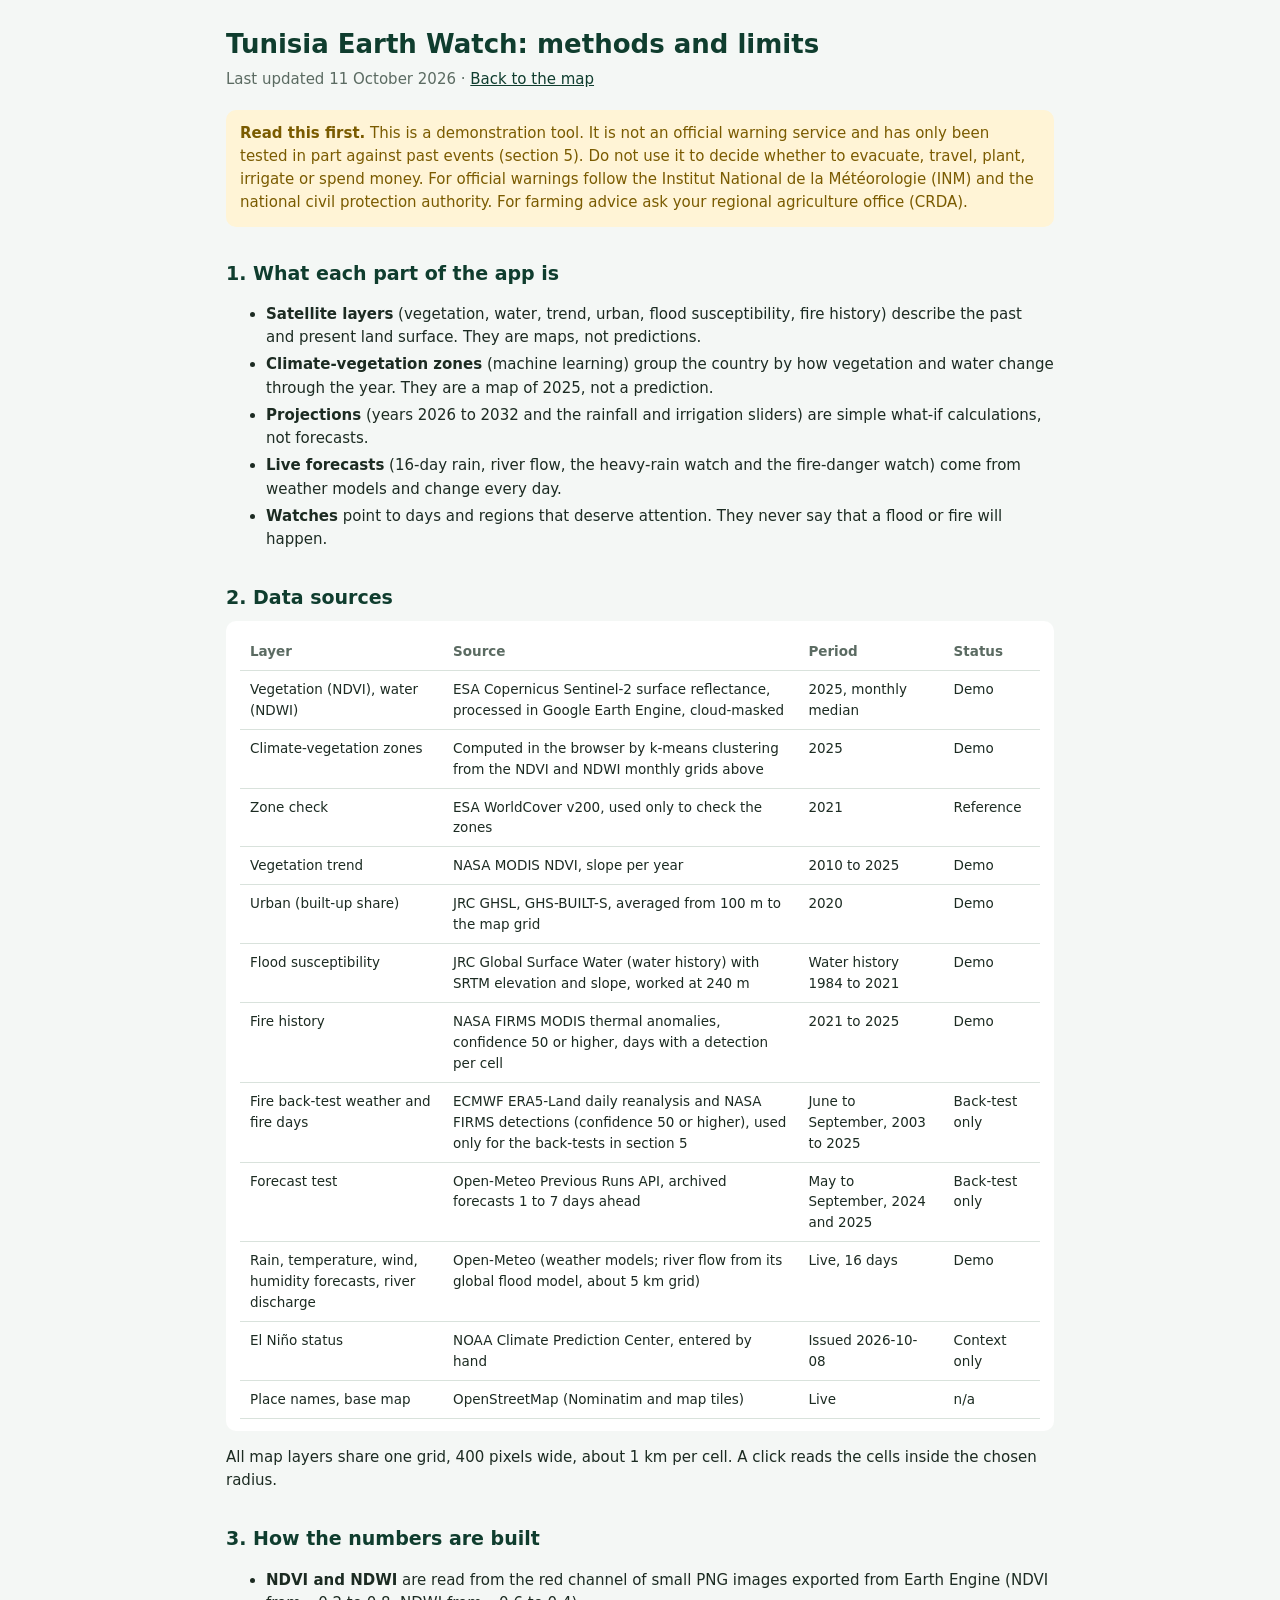
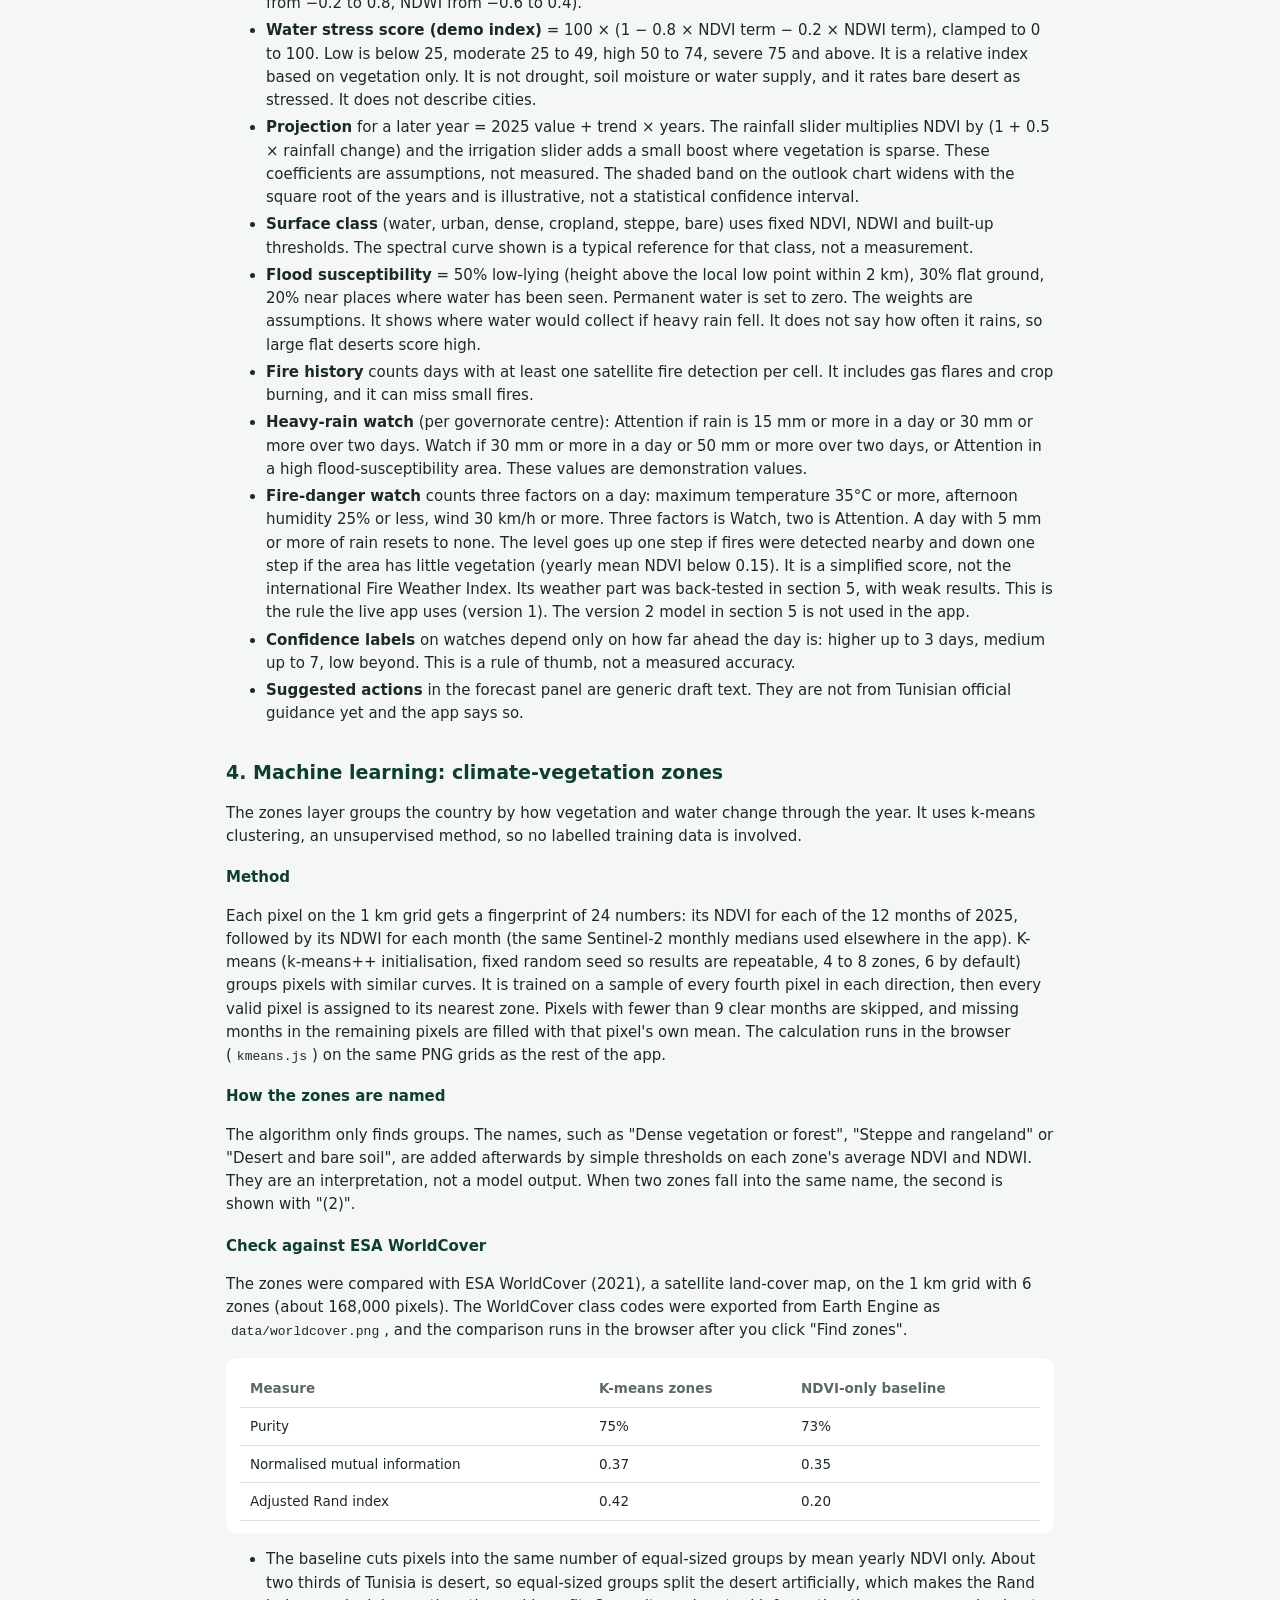
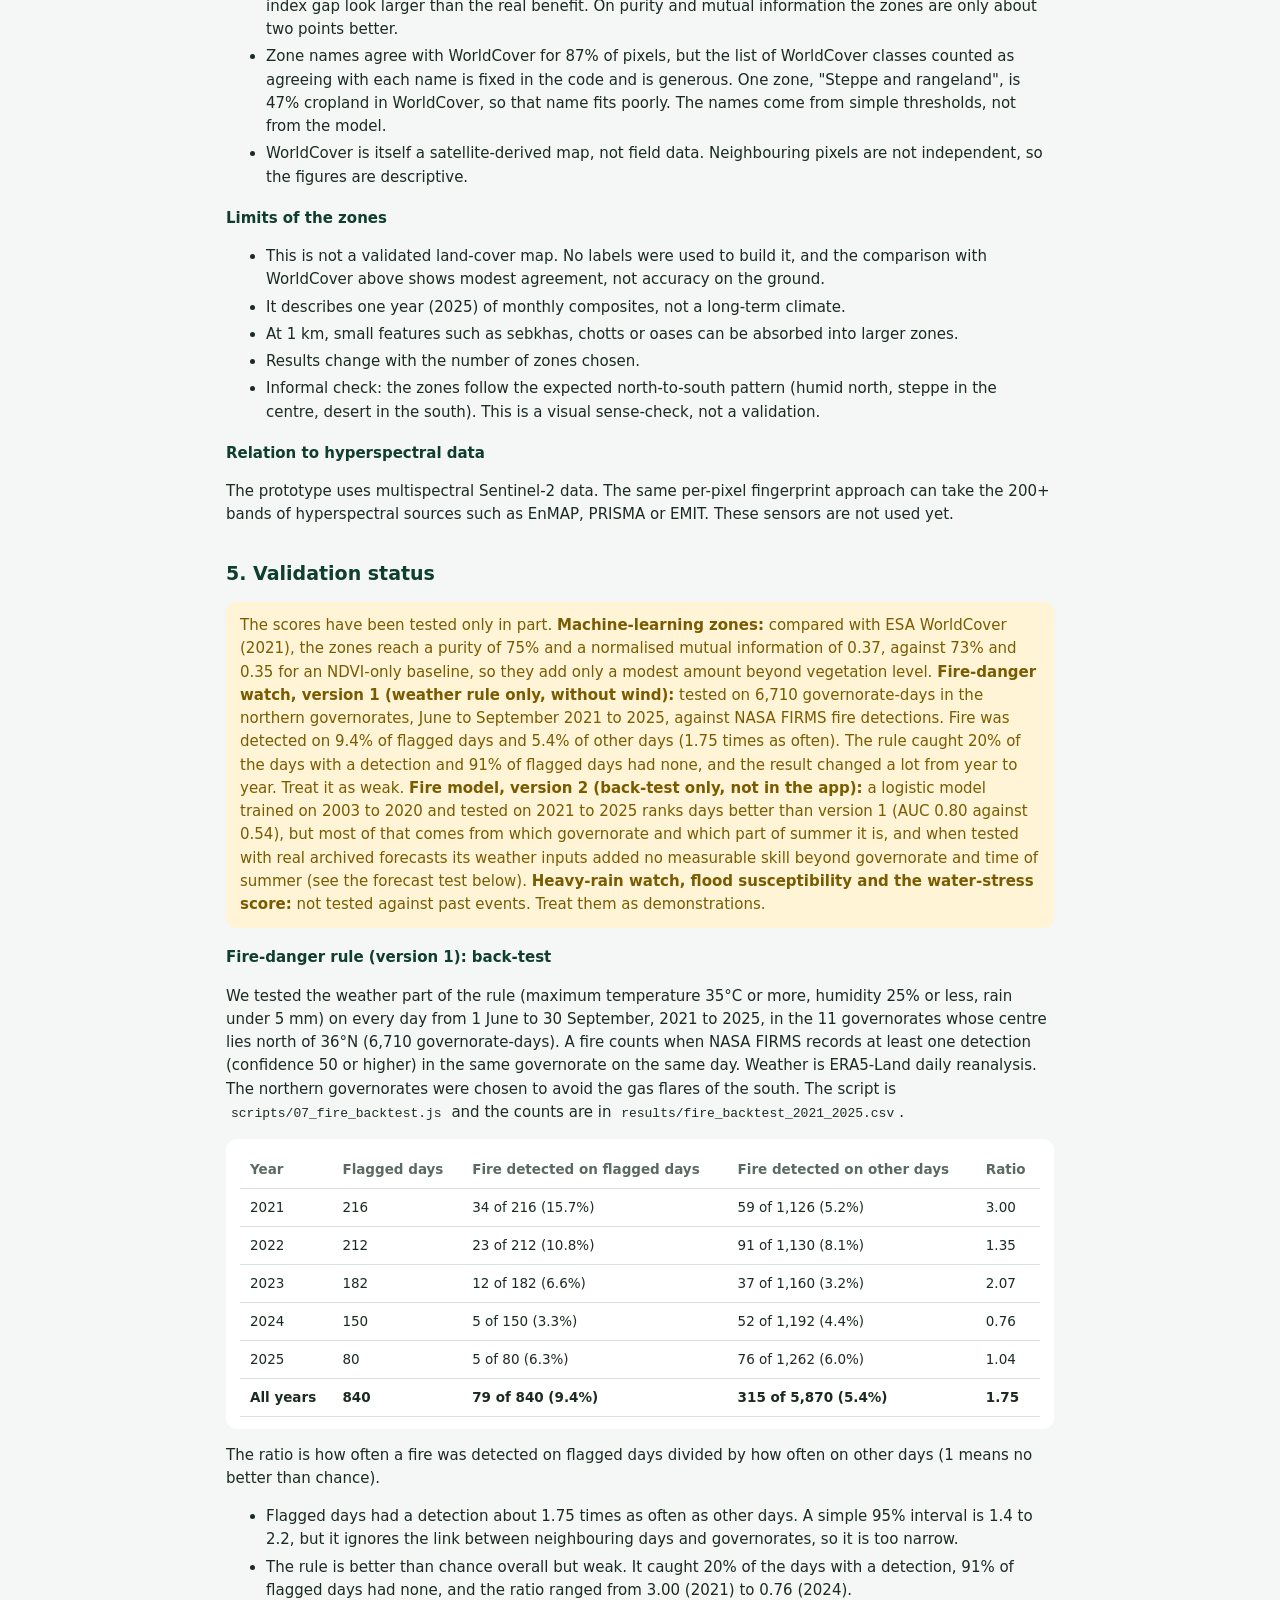
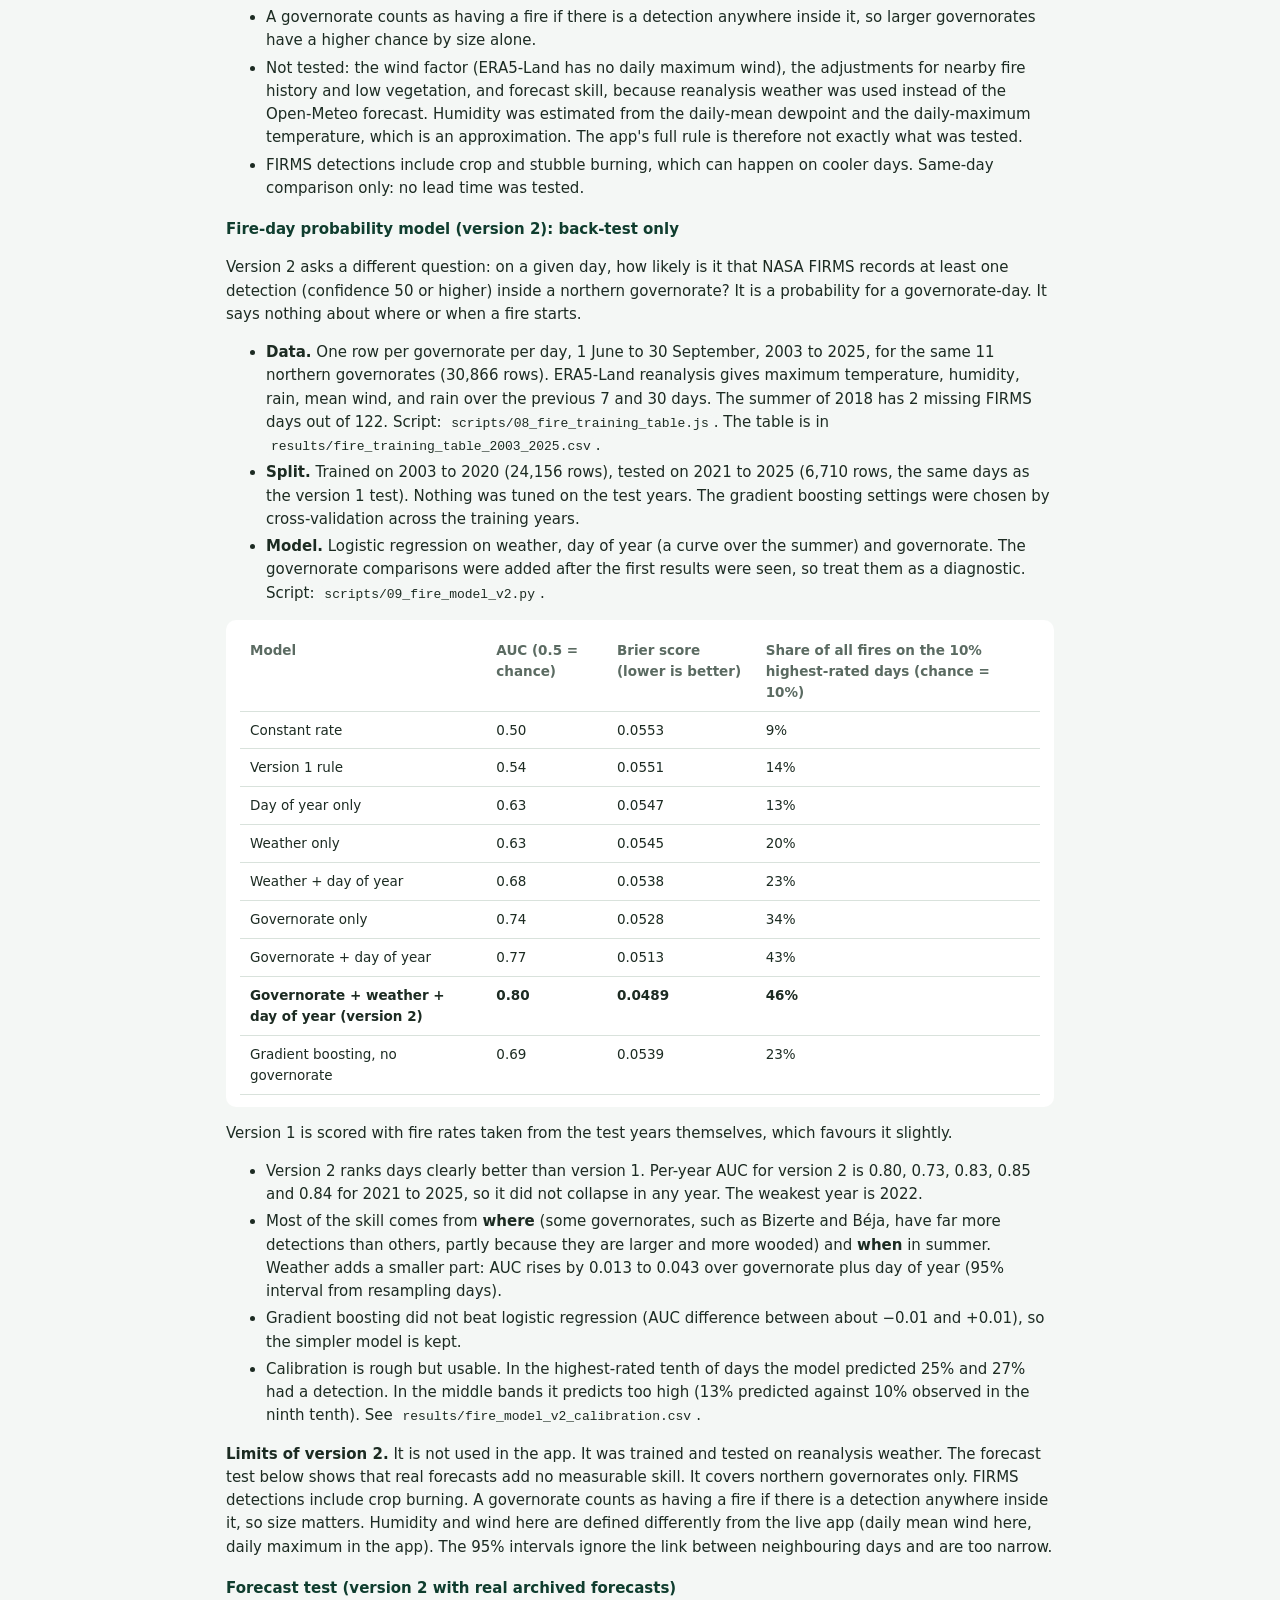
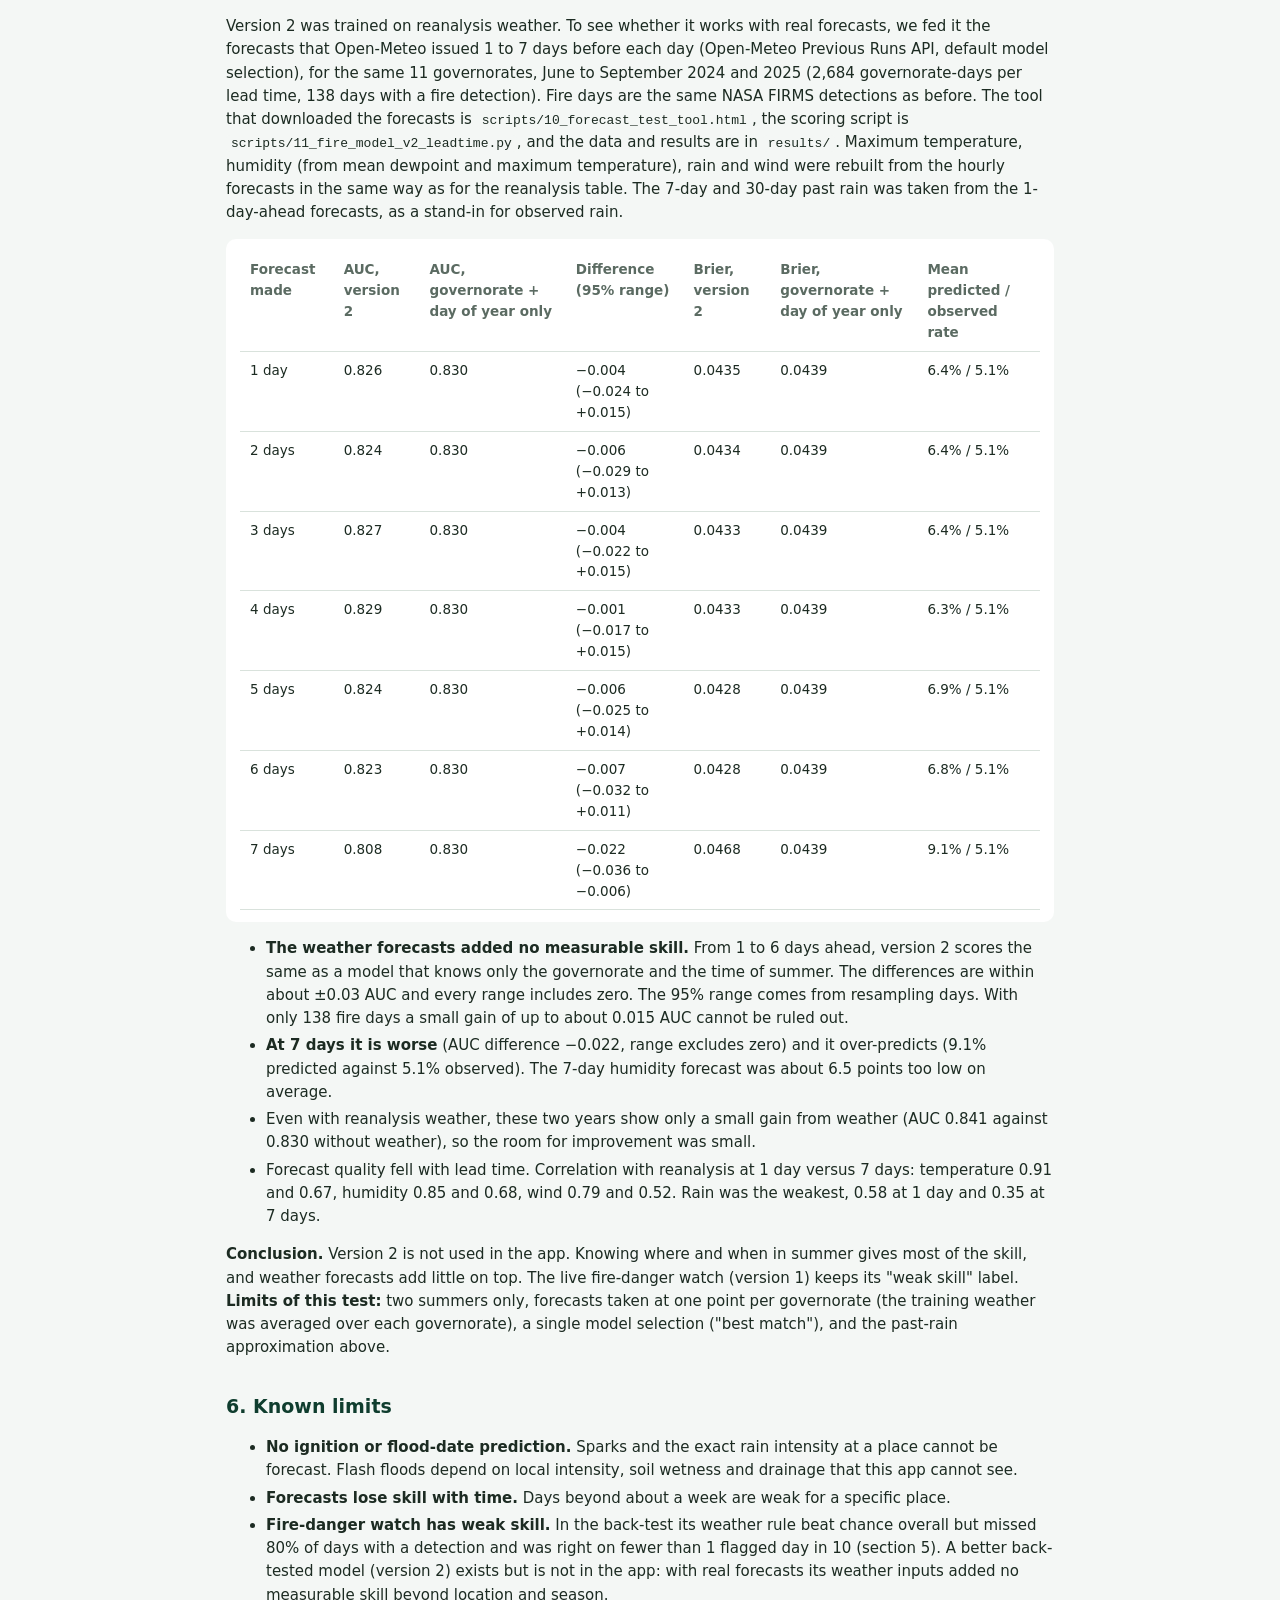
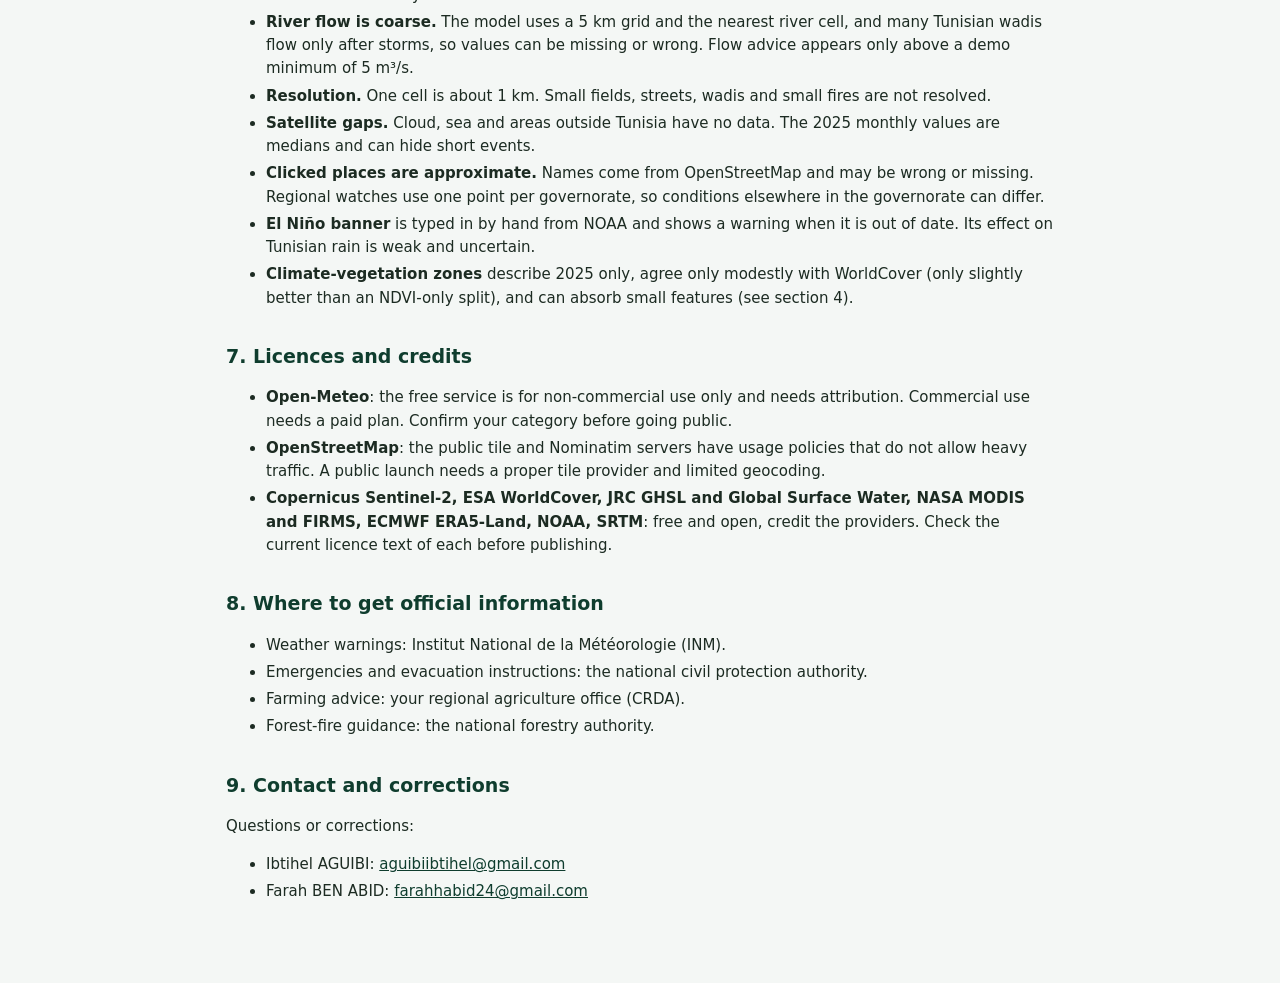
<file: methods.html>
<!DOCTYPE html>
<html lang="en">
<head>
<meta charset="UTF-8">
<meta name="viewport" content="width=device-width, initial-scale=1">
<title>Tunisia Earth Watch: methods and limits</title>
<link rel="icon" href="data:,">
<style>
  :root { --bg:#f4f7f5; --card:#fff; --text:#1c2b22; --muted:#5b6b62; --brand:#0f3d2e; --warn-bg:#fff4d6; --warn:#7a5b00; --line:#d9e2dc; }
  @media (prefers-color-scheme: dark) {
    :root { --bg:#0f1713; --card:#17221c; --text:#e6efe9; --muted:#9db0a5; --brand:#7fd1a5; --warn-bg:#3a3010; --warn:#f2d88a; --line:#2b3a31; }
  }
  * { box-sizing: border-box; }
  body { margin:0; background:var(--bg); color:var(--text); font:15px/1.55 system-ui,-apple-system,"Segoe UI",Roboto,sans-serif; }
  main { max-width:860px; margin:0 auto; padding:24px 16px 64px; }
  h1 { font-size:26px; color:var(--brand); margin:0 0 4px; }
  h2 { font-size:19px; color:var(--brand); margin:32px 0 8px; }
  h3 { font-size:15px; color:var(--brand); margin:18px 0 4px; }
  .sub { color:var(--muted); margin:0 0 18px; }
  .box { background:var(--warn-bg); color:var(--warn); padding:12px 14px; border-radius:10px; margin:14px 0; }
  .card { background:var(--card); border-radius:10px; padding:12px 14px; }
  .scroll { overflow-x:auto; }
  table { border-collapse:collapse; width:100%; min-width:640px; font-size:13.5px; }
  th, td { text-align:left; padding:8px 10px; border-bottom:1px solid var(--line); vertical-align:top; }
  th { color:var(--muted); font-weight:600; }
  code { background:var(--bg); padding:1px 5px; border-radius:4px; font-size:13px; }
  li { margin:4px 0; }
  a { color:var(--brand); }
</style>
</head>
<body>
<main>
  <h1>Tunisia Earth Watch: methods and limits</h1>
  <p class="sub">Last updated 11 October 2026 · <a href="index.html">Back to the map</a></p>

  <div class="box"><b>Read this first.</b> This is a demonstration tool. It is not an official warning service and has only been tested in part against past events (section 5). Do not use it to decide whether to evacuate, travel, plant, irrigate or spend money. For official warnings follow the Institut National de la Météorologie (INM) and the national civil protection authority. For farming advice ask your regional agriculture office (CRDA).</div>

  <h2>1. What each part of the app is</h2>
  <ul>
    <li><b>Satellite layers</b> (vegetation, water, trend, urban, flood susceptibility, fire history) describe the past and present land surface. They are maps, not predictions.</li>
    <li><b>Climate-vegetation zones</b> (machine learning) group the country by how vegetation and water change through the year. They are a map of 2025, not a prediction.</li>
    <li><b>Projections</b> (years 2026 to 2032 and the rainfall and irrigation sliders) are simple what-if calculations, not forecasts.</li>
    <li><b>Live forecasts</b> (16-day rain, river flow, the heavy-rain watch and the fire-danger watch) come from weather models and change every day.</li>
    <li><b>Watches</b> point to days and regions that deserve attention. They never say that a flood or fire will happen.</li>
  </ul>

  <h2>2. Data sources</h2>
  <div class="card scroll">
  <table>
    <tr><th>Layer</th><th>Source</th><th>Period</th><th>Status</th></tr>
    <tr><td>Vegetation (NDVI), water (NDWI)</td><td>ESA Copernicus Sentinel-2 surface reflectance, processed in Google Earth Engine, cloud-masked</td><td>2025, monthly median</td><td>Demo</td></tr>
    <tr><td>Climate-vegetation zones</td><td>Computed in the browser by k-means clustering from the NDVI and NDWI monthly grids above</td><td>2025</td><td>Demo</td></tr>
    <tr><td>Zone check</td><td>ESA WorldCover v200, used only to check the zones</td><td>2021</td><td>Reference</td></tr>
    <tr><td>Vegetation trend</td><td>NASA MODIS NDVI, slope per year</td><td>2010 to 2025</td><td>Demo</td></tr>
    <tr><td>Urban (built-up share)</td><td>JRC GHSL, GHS-BUILT-S, averaged from 100 m to the map grid</td><td>2020</td><td>Demo</td></tr>
    <tr><td>Flood susceptibility</td><td>JRC Global Surface Water (water history) with SRTM elevation and slope, worked at 240 m</td><td>Water history 1984 to 2021</td><td>Demo</td></tr>
    <tr><td>Fire history</td><td>NASA FIRMS MODIS thermal anomalies, confidence 50 or higher, days with a detection per cell</td><td>2021 to 2025</td><td>Demo</td></tr>
    <tr><td>Fire back-test weather and fire days</td><td>ECMWF ERA5-Land daily reanalysis and NASA FIRMS detections (confidence 50 or higher), used only for the back-tests in section 5</td><td>June to September, 2003 to 2025</td><td>Back-test only</td></tr>
    <tr><td>Forecast test</td><td>Open-Meteo Previous Runs API, archived forecasts 1 to 7 days ahead</td><td>May to September, 2024 and 2025</td><td>Back-test only</td></tr>
    <tr><td>Rain, temperature, wind, humidity forecasts, river discharge</td><td>Open-Meteo (weather models; river flow from its global flood model, about 5 km grid)</td><td>Live, 16 days</td><td>Demo</td></tr>
    <tr><td>El Niño status</td><td>NOAA Climate Prediction Center, entered by hand</td><td>Issued 2026-10-08</td><td>Context only</td></tr>
    <tr><td>Place names, base map</td><td>OpenStreetMap (Nominatim and map tiles)</td><td>Live</td><td>n/a</td></tr>
  </table>
  </div>
  <p>All map layers share one grid, 400 pixels wide, about 1 km per cell. A click reads the cells inside the chosen radius.</p>

  <h2>3. How the numbers are built</h2>
  <ul>
    <li><b>NDVI and NDWI</b> are read from the red channel of small PNG images exported from Earth Engine (NDVI from −0.2 to 0.8, NDWI from −0.6 to 0.4).</li>
    <li><b>Water stress score (demo index)</b> = 100 × (1 − 0.8 × NDVI term − 0.2 × NDWI term), clamped to 0 to 100. Low is below 25, moderate 25 to 49, high 50 to 74, severe 75 and above. It is a relative index based on vegetation only. It is not drought, soil moisture or water supply, and it rates bare desert as stressed. It does not describe cities.</li>
    <li><b>Projection</b> for a later year = 2025 value + trend × years. The rainfall slider multiplies NDVI by (1 + 0.5 × rainfall change) and the irrigation slider adds a small boost where vegetation is sparse. These coefficients are assumptions, not measured. The shaded band on the outlook chart widens with the square root of the years and is illustrative, not a statistical confidence interval.</li>
    <li><b>Surface class</b> (water, urban, dense, cropland, steppe, bare) uses fixed NDVI, NDWI and built-up thresholds. The spectral curve shown is a typical reference for that class, not a measurement.</li>
    <li><b>Flood susceptibility</b> = 50% low-lying (height above the local low point within 2 km), 30% flat ground, 20% near places where water has been seen. Permanent water is set to zero. The weights are assumptions. It shows where water would collect if heavy rain fell. It does not say how often it rains, so large flat deserts score high.</li>
    <li><b>Fire history</b> counts days with at least one satellite fire detection per cell. It includes gas flares and crop burning, and it can miss small fires.</li>
    <li><b>Heavy-rain watch</b> (per governorate centre): Attention if rain is 15 mm or more in a day or 30 mm or more over two days. Watch if 30 mm or more in a day or 50 mm or more over two days, or Attention in a high flood-susceptibility area. These values are demonstration values.</li>
    <li><b>Fire-danger watch</b> counts three factors on a day: maximum temperature 35°C or more, afternoon humidity 25% or less, wind 30 km/h or more. Three factors is Watch, two is Attention. A day with 5 mm or more of rain resets to none. The level goes up one step if fires were detected nearby and down one step if the area has little vegetation (yearly mean NDVI below 0.15). It is a simplified score, not the international Fire Weather Index. Its weather part was back-tested in section 5, with weak results. This is the rule the live app uses (version 1). The version 2 model in section 5 is not used in the app.</li>
    <li><b>Confidence labels</b> on watches depend only on how far ahead the day is: higher up to 3 days, medium up to 7, low beyond. This is a rule of thumb, not a measured accuracy.</li>
    <li><b>Suggested actions</b> in the forecast panel are generic draft text. They are not from Tunisian official guidance yet and the app says so.</li>
  </ul>

  <h2>4. Machine learning: climate-vegetation zones</h2>
  <p>The zones layer groups the country by how vegetation and water change through the year. It uses k-means clustering, an unsupervised method, so no labelled training data is involved.</p>

  <h3>Method</h3>
  <p>Each pixel on the 1 km grid gets a fingerprint of 24 numbers: its NDVI for each of the 12 months of 2025, followed by its NDWI for each month (the same Sentinel-2 monthly medians used elsewhere in the app). K-means (k-means++ initialisation, fixed random seed so results are repeatable, 4 to 8 zones, 6 by default) groups pixels with similar curves. It is trained on a sample of every fourth pixel in each direction, then every valid pixel is assigned to its nearest zone. Pixels with fewer than 9 clear months are skipped, and missing months in the remaining pixels are filled with that pixel's own mean. The calculation runs in the browser (<code>kmeans.js</code>) on the same PNG grids as the rest of the app.</p>

  <h3>How the zones are named</h3>
  <p>The algorithm only finds groups. The names, such as "Dense vegetation or forest", "Steppe and rangeland" or "Desert and bare soil", are added afterwards by simple thresholds on each zone's average NDVI and NDWI. They are an interpretation, not a model output. When two zones fall into the same name, the second is shown with "(2)".</p>

  <h3>Check against ESA WorldCover</h3>
  <p>The zones were compared with ESA WorldCover (2021), a satellite land-cover map, on the 1 km grid with 6 zones (about 168,000 pixels). The WorldCover class codes were exported from Earth Engine as <code>data/worldcover.png</code>, and the comparison runs in the browser after you click "Find zones".</p>
  <div class="card scroll">
  <table>
    <tr><th>Measure</th><th>K-means zones</th><th>NDVI-only baseline</th></tr>
    <tr><td>Purity</td><td>75%</td><td>73%</td></tr>
    <tr><td>Normalised mutual information</td><td>0.37</td><td>0.35</td></tr>
    <tr><td>Adjusted Rand index</td><td>0.42</td><td>0.20</td></tr>
  </table>
  </div>
  <ul>
    <li>The baseline cuts pixels into the same number of equal-sized groups by mean yearly NDVI only. About two thirds of Tunisia is desert, so equal-sized groups split the desert artificially, which makes the Rand index gap look larger than the real benefit. On purity and mutual information the zones are only about two points better.</li>
    <li>Zone names agree with WorldCover for 87% of pixels, but the list of WorldCover classes counted as agreeing with each name is fixed in the code and is generous. One zone, "Steppe and rangeland", is 47% cropland in WorldCover, so that name fits poorly. The names come from simple thresholds, not from the model.</li>
    <li>WorldCover is itself a satellite-derived map, not field data. Neighbouring pixels are not independent, so the figures are descriptive.</li>
  </ul>

  <h3>Limits of the zones</h3>
  <ul>
    <li>This is not a validated land-cover map. No labels were used to build it, and the comparison with WorldCover above shows modest agreement, not accuracy on the ground.</li>
    <li>It describes one year (2025) of monthly composites, not a long-term climate.</li>
    <li>At 1 km, small features such as sebkhas, chotts or oases can be absorbed into larger zones.</li>
    <li>Results change with the number of zones chosen.</li>
    <li>Informal check: the zones follow the expected north-to-south pattern (humid north, steppe in the centre, desert in the south). This is a visual sense-check, not a validation.</li>
  </ul>

  <h3>Relation to hyperspectral data</h3>
  <p>The prototype uses multispectral Sentinel-2 data. The same per-pixel fingerprint approach can take the 200+ bands of hyperspectral sources such as EnMAP, PRISMA or EMIT. These sensors are not used yet.</p>

  <h2>5. Validation status</h2>
  <div class="box">The scores have been tested only in part. <b>Machine-learning zones:</b> compared with ESA WorldCover (2021), the zones reach a purity of 75% and a normalised mutual information of 0.37, against 73% and 0.35 for an NDVI-only baseline, so they add only a modest amount beyond vegetation level. <b>Fire-danger watch, version 1 (weather rule only, without wind):</b> tested on 6,710 governorate-days in the northern governorates, June to September 2021 to 2025, against NASA FIRMS fire detections. Fire was detected on 9.4% of flagged days and 5.4% of other days (1.75 times as often). The rule caught 20% of the days with a detection and 91% of flagged days had none, and the result changed a lot from year to year. Treat it as weak. <b>Fire model, version 2 (back-test only, not in the app):</b> a logistic model trained on 2003 to 2020 and tested on 2021 to 2025 ranks days better than version 1 (AUC 0.80 against 0.54), but most of that comes from which governorate and which part of summer it is, and when tested with real archived forecasts its weather inputs added no measurable skill beyond governorate and time of summer (see the forecast test below). <b>Heavy-rain watch, flood susceptibility and the water-stress score:</b> not tested against past events. Treat them as demonstrations.</div>

  <h3>Fire-danger rule (version 1): back-test</h3>
  <p>We tested the weather part of the rule (maximum temperature 35°C or more, humidity 25% or less, rain under 5 mm) on every day from 1 June to 30 September, 2021 to 2025, in the 11 governorates whose centre lies north of 36°N (6,710 governorate-days). A fire counts when NASA FIRMS records at least one detection (confidence 50 or higher) in the same governorate on the same day. Weather is ERA5-Land daily reanalysis. The northern governorates were chosen to avoid the gas flares of the south. The script is <code>scripts/07_fire_backtest.js</code> and the counts are in <code>results/fire_backtest_2021_2025.csv</code>.</p>
  <div class="card scroll">
  <table>
    <tr><th>Year</th><th>Flagged days</th><th>Fire detected on flagged days</th><th>Fire detected on other days</th><th>Ratio</th></tr>
    <tr><td>2021</td><td>216</td><td>34 of 216 (15.7%)</td><td>59 of 1,126 (5.2%)</td><td>3.00</td></tr>
    <tr><td>2022</td><td>212</td><td>23 of 212 (10.8%)</td><td>91 of 1,130 (8.1%)</td><td>1.35</td></tr>
    <tr><td>2023</td><td>182</td><td>12 of 182 (6.6%)</td><td>37 of 1,160 (3.2%)</td><td>2.07</td></tr>
    <tr><td>2024</td><td>150</td><td>5 of 150 (3.3%)</td><td>52 of 1,192 (4.4%)</td><td>0.76</td></tr>
    <tr><td>2025</td><td>80</td><td>5 of 80 (6.3%)</td><td>76 of 1,262 (6.0%)</td><td>1.04</td></tr>
    <tr><td><b>All years</b></td><td><b>840</b></td><td><b>79 of 840 (9.4%)</b></td><td><b>315 of 5,870 (5.4%)</b></td><td><b>1.75</b></td></tr>
  </table>
  </div>
  <p>The ratio is how often a fire was detected on flagged days divided by how often on other days (1 means no better than chance).</p>
  <ul>
    <li>Flagged days had a detection about 1.75 times as often as other days. A simple 95% interval is 1.4 to 2.2, but it ignores the link between neighbouring days and governorates, so it is too narrow.</li>
    <li>The rule is better than chance overall but weak. It caught 20% of the days with a detection, 91% of flagged days had none, and the ratio ranged from 3.00 (2021) to 0.76 (2024).</li>
    <li>A governorate counts as having a fire if there is a detection anywhere inside it, so larger governorates have a higher chance by size alone.</li>
    <li>Not tested: the wind factor (ERA5-Land has no daily maximum wind), the adjustments for nearby fire history and low vegetation, and forecast skill, because reanalysis weather was used instead of the Open-Meteo forecast. Humidity was estimated from the daily-mean dewpoint and the daily-maximum temperature, which is an approximation. The app's full rule is therefore not exactly what was tested.</li>
    <li>FIRMS detections include crop and stubble burning, which can happen on cooler days. Same-day comparison only: no lead time was tested.</li>
  </ul>

  <h3>Fire-day probability model (version 2): back-test only</h3>
  <p>Version 2 asks a different question: on a given day, how likely is it that NASA FIRMS records at least one detection (confidence 50 or higher) inside a northern governorate? It is a probability for a governorate-day. It says nothing about where or when a fire starts.</p>
  <ul>
    <li><b>Data.</b> One row per governorate per day, 1 June to 30 September, 2003 to 2025, for the same 11 northern governorates (30,866 rows). ERA5-Land reanalysis gives maximum temperature, humidity, rain, mean wind, and rain over the previous 7 and 30 days. The summer of 2018 has 2 missing FIRMS days out of 122. Script: <code>scripts/08_fire_training_table.js</code>. The table is in <code>results/fire_training_table_2003_2025.csv</code>.</li>
    <li><b>Split.</b> Trained on 2003 to 2020 (24,156 rows), tested on 2021 to 2025 (6,710 rows, the same days as the version 1 test). Nothing was tuned on the test years. The gradient boosting settings were chosen by cross-validation across the training years.</li>
    <li><b>Model.</b> Logistic regression on weather, day of year (a curve over the summer) and governorate. The governorate comparisons were added after the first results were seen, so treat them as a diagnostic. Script: <code>scripts/09_fire_model_v2.py</code>.</li>
  </ul>
  <div class="card scroll">
  <table>
    <tr><th>Model</th><th>AUC (0.5 = chance)</th><th>Brier score (lower is better)</th><th>Share of all fires on the 10% highest-rated days (chance = 10%)</th></tr>
    <tr><td>Constant rate</td><td>0.50</td><td>0.0553</td><td>9%</td></tr>
    <tr><td>Version 1 rule</td><td>0.54</td><td>0.0551</td><td>14%</td></tr>
    <tr><td>Day of year only</td><td>0.63</td><td>0.0547</td><td>13%</td></tr>
    <tr><td>Weather only</td><td>0.63</td><td>0.0545</td><td>20%</td></tr>
    <tr><td>Weather + day of year</td><td>0.68</td><td>0.0538</td><td>23%</td></tr>
    <tr><td>Governorate only</td><td>0.74</td><td>0.0528</td><td>34%</td></tr>
    <tr><td>Governorate + day of year</td><td>0.77</td><td>0.0513</td><td>43%</td></tr>
    <tr><td><b>Governorate + weather + day of year (version 2)</b></td><td><b>0.80</b></td><td><b>0.0489</b></td><td><b>46%</b></td></tr>
    <tr><td>Gradient boosting, no governorate</td><td>0.69</td><td>0.0539</td><td>23%</td></tr>
  </table>
  </div>
  <p>Version 1 is scored with fire rates taken from the test years themselves, which favours it slightly.</p>
  <ul>
    <li>Version 2 ranks days clearly better than version 1. Per-year AUC for version 2 is 0.80, 0.73, 0.83, 0.85 and 0.84 for 2021 to 2025, so it did not collapse in any year. The weakest year is 2022.</li>
    <li>Most of the skill comes from <b>where</b> (some governorates, such as Bizerte and Béja, have far more detections than others, partly because they are larger and more wooded) and <b>when</b> in summer. Weather adds a smaller part: AUC rises by 0.013 to 0.043 over governorate plus day of year (95% interval from resampling days).</li>
    <li>Gradient boosting did not beat logistic regression (AUC difference between about −0.01 and +0.01), so the simpler model is kept.</li>
    <li>Calibration is rough but usable. In the highest-rated tenth of days the model predicted 25% and 27% had a detection. In the middle bands it predicts too high (13% predicted against 10% observed in the ninth tenth). See <code>results/fire_model_v2_calibration.csv</code>.</li>
  </ul>
  <p><b>Limits of version 2.</b> It is not used in the app. It was trained and tested on reanalysis weather. The forecast test below shows that real forecasts add no measurable skill. It covers northern governorates only. FIRMS detections include crop burning. A governorate counts as having a fire if there is a detection anywhere inside it, so size matters. Humidity and wind here are defined differently from the live app (daily mean wind here, daily maximum in the app). The 95% intervals ignore the link between neighbouring days and are too narrow.</p>

  <h3>Forecast test (version 2 with real archived forecasts)</h3>
  <p>Version 2 was trained on reanalysis weather. To see whether it works with real forecasts, we fed it the forecasts that Open-Meteo issued 1 to 7 days before each day (Open-Meteo Previous Runs API, default model selection), for the same 11 governorates, June to September 2024 and 2025 (2,684 governorate-days per lead time, 138 days with a fire detection). Fire days are the same NASA FIRMS detections as before. The tool that downloaded the forecasts is <code>scripts/10_forecast_test_tool.html</code>, the scoring script is <code>scripts/11_fire_model_v2_leadtime.py</code>, and the data and results are in <code>results/</code>. Maximum temperature, humidity (from mean dewpoint and maximum temperature), rain and wind were rebuilt from the hourly forecasts in the same way as for the reanalysis table. The 7-day and 30-day past rain was taken from the 1-day-ahead forecasts, as a stand-in for observed rain.</p>
  <div class="card scroll">
  <table>
    <tr><th>Forecast made</th><th>AUC, version 2</th><th>AUC, governorate + day of year only</th><th>Difference (95% range)</th><th>Brier, version 2</th><th>Brier, governorate + day of year only</th><th>Mean predicted / observed rate</th></tr>
    <tr><td>1 day</td><td>0.826</td><td>0.830</td><td>−0.004 (−0.024 to +0.015)</td><td>0.0435</td><td>0.0439</td><td>6.4% / 5.1%</td></tr>
    <tr><td>2 days</td><td>0.824</td><td>0.830</td><td>−0.006 (−0.029 to +0.013)</td><td>0.0434</td><td>0.0439</td><td>6.4% / 5.1%</td></tr>
    <tr><td>3 days</td><td>0.827</td><td>0.830</td><td>−0.004 (−0.022 to +0.015)</td><td>0.0433</td><td>0.0439</td><td>6.4% / 5.1%</td></tr>
    <tr><td>4 days</td><td>0.829</td><td>0.830</td><td>−0.001 (−0.017 to +0.015)</td><td>0.0433</td><td>0.0439</td><td>6.3% / 5.1%</td></tr>
    <tr><td>5 days</td><td>0.824</td><td>0.830</td><td>−0.006 (−0.025 to +0.014)</td><td>0.0428</td><td>0.0439</td><td>6.9% / 5.1%</td></tr>
    <tr><td>6 days</td><td>0.823</td><td>0.830</td><td>−0.007 (−0.032 to +0.011)</td><td>0.0428</td><td>0.0439</td><td>6.8% / 5.1%</td></tr>
    <tr><td>7 days</td><td>0.808</td><td>0.830</td><td>−0.022 (−0.036 to −0.006)</td><td>0.0468</td><td>0.0439</td><td>9.1% / 5.1%</td></tr>
  </table>
  </div>
  <ul>
    <li><b>The weather forecasts added no measurable skill.</b> From 1 to 6 days ahead, version 2 scores the same as a model that knows only the governorate and the time of summer. The differences are within about ±0.03 AUC and every range includes zero. The 95% range comes from resampling days. With only 138 fire days a small gain of up to about 0.015 AUC cannot be ruled out.</li>
    <li><b>At 7 days it is worse</b> (AUC difference −0.022, range excludes zero) and it over-predicts (9.1% predicted against 5.1% observed). The 7-day humidity forecast was about 6.5 points too low on average.</li>
    <li>Even with reanalysis weather, these two years show only a small gain from weather (AUC 0.841 against 0.830 without weather), so the room for improvement was small.</li>
    <li>Forecast quality fell with lead time. Correlation with reanalysis at 1 day versus 7 days: temperature 0.91 and 0.67, humidity 0.85 and 0.68, wind 0.79 and 0.52. Rain was the weakest, 0.58 at 1 day and 0.35 at 7 days.</li>
  </ul>
  <p><b>Conclusion.</b> Version 2 is not used in the app. Knowing where and when in summer gives most of the skill, and weather forecasts add little on top. The live fire-danger watch (version 1) keeps its "weak skill" label. <b>Limits of this test:</b> two summers only, forecasts taken at one point per governorate (the training weather was averaged over each governorate), a single model selection ("best match"), and the past-rain approximation above.</p>

  <h2>6. Known limits</h2>
  <ul>
    <li><b>No ignition or flood-date prediction.</b> Sparks and the exact rain intensity at a place cannot be forecast. Flash floods depend on local intensity, soil wetness and drainage that this app cannot see.</li>
    <li><b>Forecasts lose skill with time.</b> Days beyond about a week are weak for a specific place.</li>
    <li><b>Fire-danger watch has weak skill.</b> In the back-test its weather rule beat chance overall but missed 80% of days with a detection and was right on fewer than 1 flagged day in 10 (section 5). A better back-tested model (version 2) exists but is not in the app: with real forecasts its weather inputs added no measurable skill beyond location and season.</li>
    <li><b>River flow is coarse.</b> The model uses a 5 km grid and the nearest river cell, and many Tunisian wadis flow only after storms, so values can be missing or wrong. Flow advice appears only above a demo minimum of 5 m³/s.</li>
    <li><b>Resolution.</b> One cell is about 1 km. Small fields, streets, wadis and small fires are not resolved.</li>
    <li><b>Satellite gaps.</b> Cloud, sea and areas outside Tunisia have no data. The 2025 monthly values are medians and can hide short events.</li>
    <li><b>Clicked places are approximate.</b> Names come from OpenStreetMap and may be wrong or missing. Regional watches use one point per governorate, so conditions elsewhere in the governorate can differ.</li>
    <li><b>El Niño banner</b> is typed in by hand from NOAA and shows a warning when it is out of date. Its effect on Tunisian rain is weak and uncertain.</li>
    <li><b>Climate-vegetation zones</b> describe 2025 only, agree only modestly with WorldCover (only slightly better than an NDVI-only split), and can absorb small features (see section 4).</li>
  </ul>

  <h2>7. Licences and credits</h2>
  <ul>
    <li><b>Open-Meteo</b>: the free service is for non-commercial use only and needs attribution. Commercial use needs a paid plan. Confirm your category before going public.</li>
    <li><b>OpenStreetMap</b>: the public tile and Nominatim servers have usage policies that do not allow heavy traffic. A public launch needs a proper tile provider and limited geocoding.</li>
    <li><b>Copernicus Sentinel-2, ESA WorldCover, JRC GHSL and Global Surface Water, NASA MODIS and FIRMS, ECMWF ERA5-Land, NOAA, SRTM</b>: free and open, credit the providers. Check the current licence text of each before publishing.</li>
  </ul>

  <h2>8. Where to get official information</h2>
  <ul>
    <li>Weather warnings: Institut National de la Météorologie (INM).</li>
    <li>Emergencies and evacuation instructions: the national civil protection authority.</li>
    <li>Farming advice: your regional agriculture office (CRDA).</li>
    <li>Forest-fire guidance: the national forestry authority.</li>
  </ul>

  <h2>9. Contact and corrections</h2>
  <p>Questions or corrections:</p>
  <ul>
    <li>Ibtihel AGUIBI: <a href="mailto:aguibiibtihel@gmail.com">aguibiibtihel@gmail.com</a></li>
    <li>Farah BEN ABID: <a href="mailto:farahhabid24@gmail.com">farahhabid24@gmail.com</a></li>
  </ul>
</main>
</body>
</html>
</file>
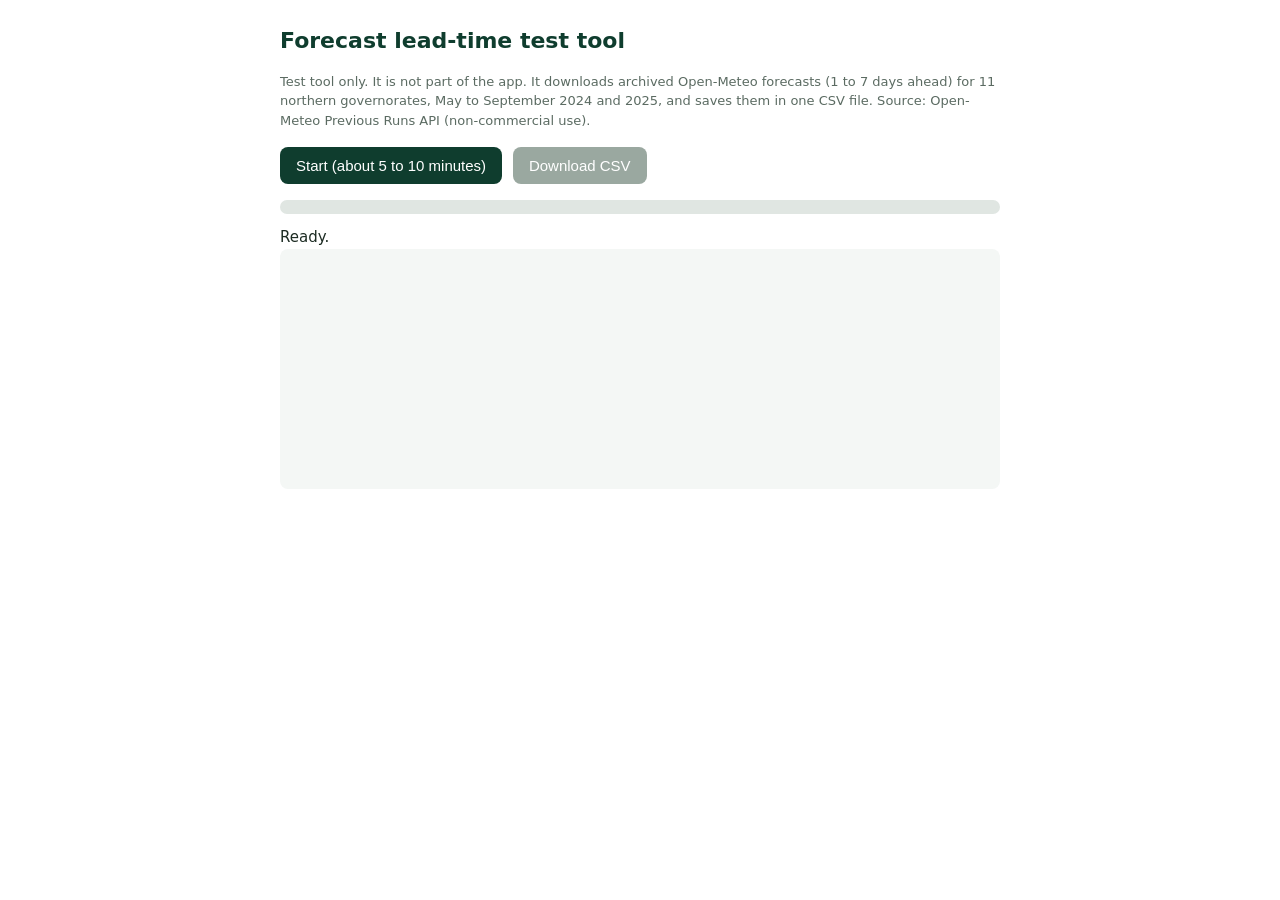
<file: scripts/10_forecast_test_tool.html>
<!DOCTYPE html>
<html lang="en">
<head>
<meta charset="UTF-8">
<meta name="viewport" content="width=device-width, initial-scale=1">
<title>Forecast lead-time test tool</title>
<style>
  body { font: 15px/1.5 system-ui, Segoe UI, Roboto, sans-serif; max-width: 720px; margin: 24px auto; padding: 0 14px; color: #1c2b22; }
  h1 { font-size: 22px; color: #0f3d2e; }
  button { border: 0; background: #0f3d2e; color: #fff; border-radius: 8px; padding: 10px 16px; font-size: 15px; cursor: pointer; margin: 4px 6px 4px 0; }
  button:disabled { background: #9aa8a0; cursor: default; }
  #bar { height: 14px; background: #e0e6e2; border-radius: 7px; overflow: hidden; margin: 12px 0; }
  #fill { height: 100%; width: 0; background: #2e7d32; }
  #log { font: 12px/1.4 Consolas, monospace; background: #f4f7f5; border-radius: 8px; padding: 10px; height: 220px; overflow: auto; white-space: pre-wrap; }
  .note { color: #5b6b62; font-size: 13px; }
</style>
</head>
<body>
<h1>Forecast lead-time test tool</h1>
<p class="note">Test tool only. It is not part of the app. It downloads archived Open-Meteo forecasts (1 to 7 days ahead) for 11 northern governorates, May to September 2024 and 2025, and saves them in one CSV file. Source: Open-Meteo Previous Runs API (non-commercial use).</p>
<button id="go">Start (about 5 to 10 minutes)</button>
<button id="dl" disabled>Download CSV</button>
<div id="bar"><div id="fill"></div></div>
<div id="status">Ready.</div>
<div id="log"></div>

<script>
var GOVS = [
  ['Ariana', 36.86, 10.19], ['Beja', 36.73, 9.18], ['Ben Arous', 36.75, 10.23], ['Bizerte', 37.27, 9.87],
  ['Jendouba', 36.50, 8.78], ['Le Kef', 36.17, 8.71], ['Manouba', 36.81, 10.09], ['Nabeul', 36.45, 10.73],
  ['Siliana', 36.08, 9.37], ['Tunis', 36.80, 10.18], ['Zaghouan', 36.40, 10.14]
];
var LEADS = [1, 2, 3, 4, 5, 6, 7];
var VARS = ['temperature_2m', 'dewpoint_2m', 'precipitation', 'wind_speed_10m', 'wind_direction_10m'];
var MONTHS = [];
[2024, 2025].forEach(function (y) { for (var m = 5; m <= 9; m++) MONTHS.push([y, m]); });

var rows = [];   // [gov, date, lead, tmax, dew, rain, wind, rain_lead1]
function $(id) { return document.getElementById(id); }
function log(s) { var l = $('log'); l.textContent += s + '\n'; l.scrollTop = l.scrollHeight; }
function p2(n) { return (n < 10 ? '0' : '') + n; }
function sleep(ms) { return new Promise(function (r) { setTimeout(r, ms); }); }
function lastDay(y, m) { return new Date(Date.UTC(y, m, 0)).getUTCDate(); }

function buildUrl(g, y, m) {
  var names = [];
  LEADS.forEach(function (L) { VARS.forEach(function (v) { names.push(v + '_previous_day' + L); }); });
  return 'https://previous-runs-api.open-meteo.com/v1/forecast?latitude=' + g[1] + '&longitude=' + g[2] +
    '&hourly=' + names.join(',') +
    '&start_date=' + y + '-' + p2(m) + '-01&end_date=' + y + '-' + p2(m) + '-' + p2(lastDay(y, m)) +
    '&timezone=Africa%2FTunis';
}

// turn one hourly response into daily rows (pure function, no network)
function dailyFromHourly(govName, h) {
  var out = [], byLead1 = {};
  var days = {};
  h.time.forEach(function (t, i) { var d = t.slice(0, 10); (days[d] = days[d] || []).push(i); });
  var dates = Object.keys(days).sort();
  var tmp = {};
  LEADS.forEach(function (L) {
    var T = h['temperature_2m_previous_day' + L], Dp = h['dewpoint_2m_previous_day' + L],
        P = h['precipitation_previous_day' + L], S = h['wind_speed_10m_previous_day' + L],
        R = h['wind_direction_10m_previous_day' + L];
    if (!T || !Dp || !P || !S || !R) return;
    dates.forEach(function (d) {
      var idx = days[d], tmax = -1e9, sd = 0, nd = 0, rain = 0, nr = 0, su = 0, sv = 0, nw = 0;
      idx.forEach(function (i) {
        if (T[i] !== null && T[i] !== undefined && T[i] > tmax) tmax = T[i];
        if (Dp[i] !== null && Dp[i] !== undefined) { sd += Dp[i]; nd++; }
        if (P[i] !== null && P[i] !== undefined) { rain += P[i]; nr++; }
        if (S[i] !== null && S[i] !== undefined && R[i] !== null && R[i] !== undefined) {
          var a = R[i] * Math.PI / 180;
          su += -S[i] * Math.sin(a); sv += -S[i] * Math.cos(a); nw++;
        }
      });
      var ok = idx.length >= 20 && nd >= 20 && nr >= 20 && nw >= 20 && tmax > -1e8;
      var rec = ok ? {tmax: tmax, dew: sd / nd, rain: rain, wind: Math.sqrt(Math.pow(su / nw, 2) + Math.pow(sv / nw, 2))} : null;
      tmp[L + '|' + d] = rec;
    });
  });
  dates.forEach(function (d) {
    var r1 = tmp['1|' + d];
    LEADS.forEach(function (L) {
      var r = tmp[L + '|' + d];
      if (!r) return;
      out.push([govName, d, L, r.tmax.toFixed(2), r.dew.toFixed(2), r.rain.toFixed(2), r.wind.toFixed(2),
                r1 ? r1.rain.toFixed(2) : '']);
    });
  });
  return out;
}

async function getOne(url) {
  for (var attempt = 0; attempt < 5; attempt++) {
    var r;
    try { r = await fetch(url); } catch (e) { log('network error, retry ' + (attempt + 1)); await sleep(5000); continue; }
    if (r.status === 429) { log('rate limit, waiting 65 s'); await sleep(65000); continue; }
    if (!r.ok) { var txt = ''; try { txt = await r.text(); } catch (e) {} throw new Error('HTTP ' + r.status + ' ' + txt.slice(0, 200)); }
    return r.json();
  }
  throw new Error('too many failed attempts');
}

function csvText() {
  return ['gov,date,lead,tmax,dew,rain,wind,rain_lead1'].concat(rows.map(function (r) { return r.join(','); })).join('\n');
}
function download() {
  var a = document.createElement('a');
  a.href = URL.createObjectURL(new Blob([csvText()], {type: 'text/csv'}));
  a.download = 'forecast_leadtime_2024_2025.csv';
  a.click();
}

async function run() {
  $('go').disabled = true; rows = [];
  var total = GOVS.length * MONTHS.length, done = 0, failed = 0;
  for (var gi = 0; gi < GOVS.length; gi++) {
    for (var mi = 0; mi < MONTHS.length; mi++) {
      var g = GOVS[gi], ym = MONTHS[mi];
      $('status').textContent = g[0] + ' ' + ym[0] + '-' + p2(ym[1]) + '  (' + (done + 1) + '/' + total + ')';
      try {
        var d = await getOne(buildUrl(g, ym[0], ym[1]));
        if (!d.hourly) throw new Error('no hourly data in the answer');
        var add = dailyFromHourly(g[0], d.hourly);
        rows = rows.concat(add);
        if (!add.length) log('no usable data: ' + g[0] + ' ' + ym[0] + '-' + p2(ym[1]));
      } catch (e) {
        failed++; log('FAILED ' + g[0] + ' ' + ym[0] + '-' + p2(ym[1]) + ': ' + e.message);
        if (failed >= 3 && rows.length === 0) { log('Stopping: the first requests all failed. Send a screenshot of this window.'); $('status').textContent = 'Stopped.'; $('go').disabled = false; return; }
      }
      done++; $('fill').style.width = Math.round(100 * done / total) + '%';
      $('dl').disabled = rows.length === 0;
      await sleep(500);
    }
  }
  $('status').textContent = 'Finished. ' + rows.length + ' rows, ' + failed + ' failed requests. Click "Download CSV", then send me the file.';
  log('Finished: ' + rows.length + ' rows, ' + failed + ' failed requests.');
  $('go').disabled = false;
}
$('go').onclick = run;
$('dl').onclick = download;
if (typeof module !== 'undefined') module.exports = {dailyFromHourly: dailyFromHourly, buildUrl: buildUrl};
</script>
</body>
</html>
</file>
